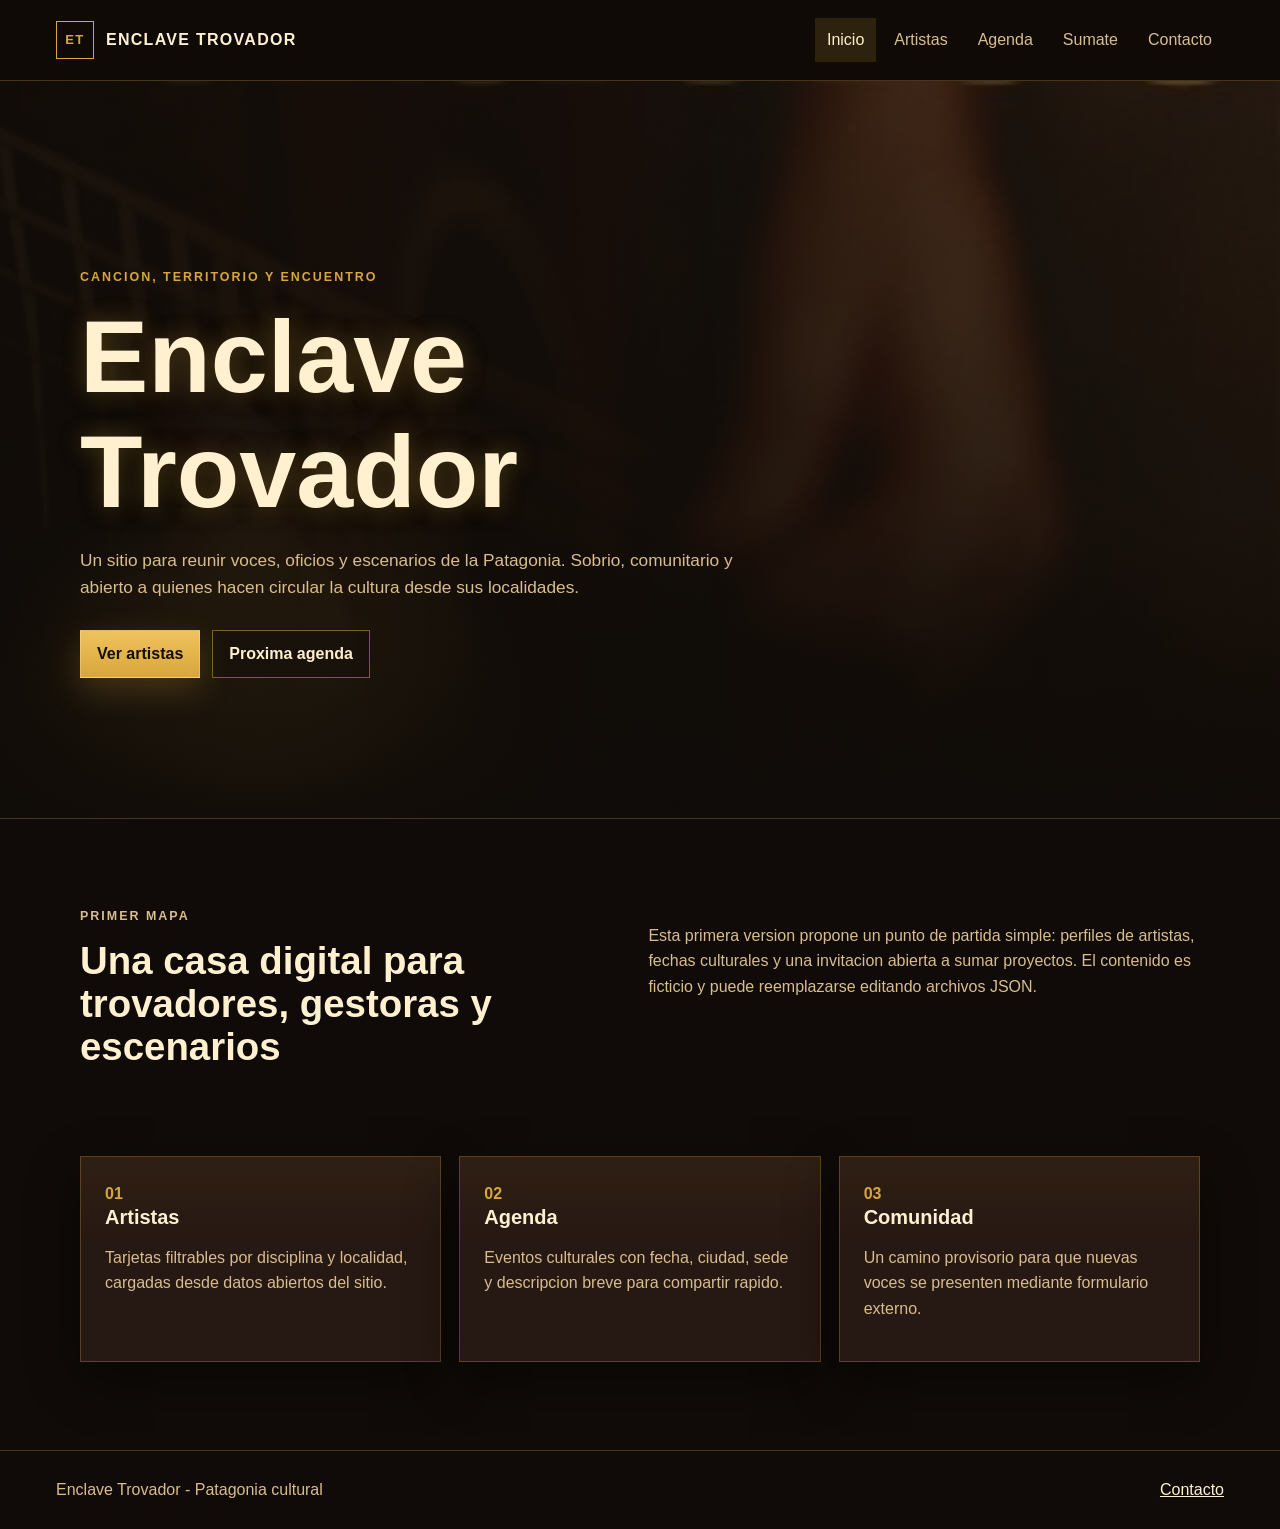
<file: index.html>
<!doctype html>
<html lang="es">
<head>
  <meta charset="utf-8">
  <meta name="viewport" content="width=device-width, initial-scale=1">
  <title>Enclave Trovador</title>
  <meta name="description" content="Red cultural patagonica de artistas, encuentros y canciones.">
  <link rel="stylesheet" href="css/estilos.css">
</head>
<body>
  <header class="sitio-header">
    <a class="marca" href="index.html" aria-label="Inicio Enclave Trovador">
      <span class="marca-simbolo">ET</span>
      <span>Enclave Trovador</span>
    </a>
    <button class="menu-toggle" type="button" aria-expanded="false" aria-controls="menu-principal">Menu</button>
    <nav id="menu-principal" class="menu" aria-label="Menu principal">
      <a href="index.html" aria-current="page">Inicio</a>
      <a href="artistas.html">Artistas</a>
      <a href="agenda.html">Agenda</a>
      <a href="sumate.html">Sumate</a>
      <a href="contacto.html">Contacto</a>
    </nav>
  </header>

  <main>
    <section class="hero">
      <div class="hero-contenido">
        <p class="volanta">Cancion, territorio y encuentro</p>
        <h1>Enclave Trovador</h1>
        <p>Un sitio para reunir voces, oficios y escenarios de la Patagonia. Sobrio, comunitario y abierto a quienes hacen circular la cultura desde sus localidades.</p>
        <div class="acciones">
          <a class="boton primario" href="artistas.html">Ver artistas</a>
          <a class="boton secundario" href="agenda.html">Proxima agenda</a>
        </div>
      </div>
    </section>

    <section class="bloque dos-columnas">
      <div>
        <p class="volanta">Primer mapa</p>
        <h2>Una casa digital para trovadores, gestoras y escenarios</h2>
      </div>
      <p>Esta primera version propone un punto de partida simple: perfiles de artistas, fechas culturales y una invitacion abierta a sumar proyectos. El contenido es ficticio y puede reemplazarse editando archivos JSON.</p>
    </section>

    <section class="bloque destacados">
      <article>
        <span>01</span>
        <h3>Artistas</h3>
        <p>Tarjetas filtrables por disciplina y localidad, cargadas desde datos abiertos del sitio.</p>
      </article>
      <article>
        <span>02</span>
        <h3>Agenda</h3>
        <p>Eventos culturales con fecha, ciudad, sede y descripcion breve para compartir rapido.</p>
      </article>
      <article>
        <span>03</span>
        <h3>Comunidad</h3>
        <p>Un camino provisorio para que nuevas voces se presenten mediante formulario externo.</p>
      </article>
    </section>
  </main>

  <footer class="sitio-footer">
    <p>Enclave Trovador - Patagonia cultural</p>
    <p><a href="contacto.html">Contacto</a></p>
  </footer>
  <script src="js/app.js"></script>
</body>
</html>
</file>
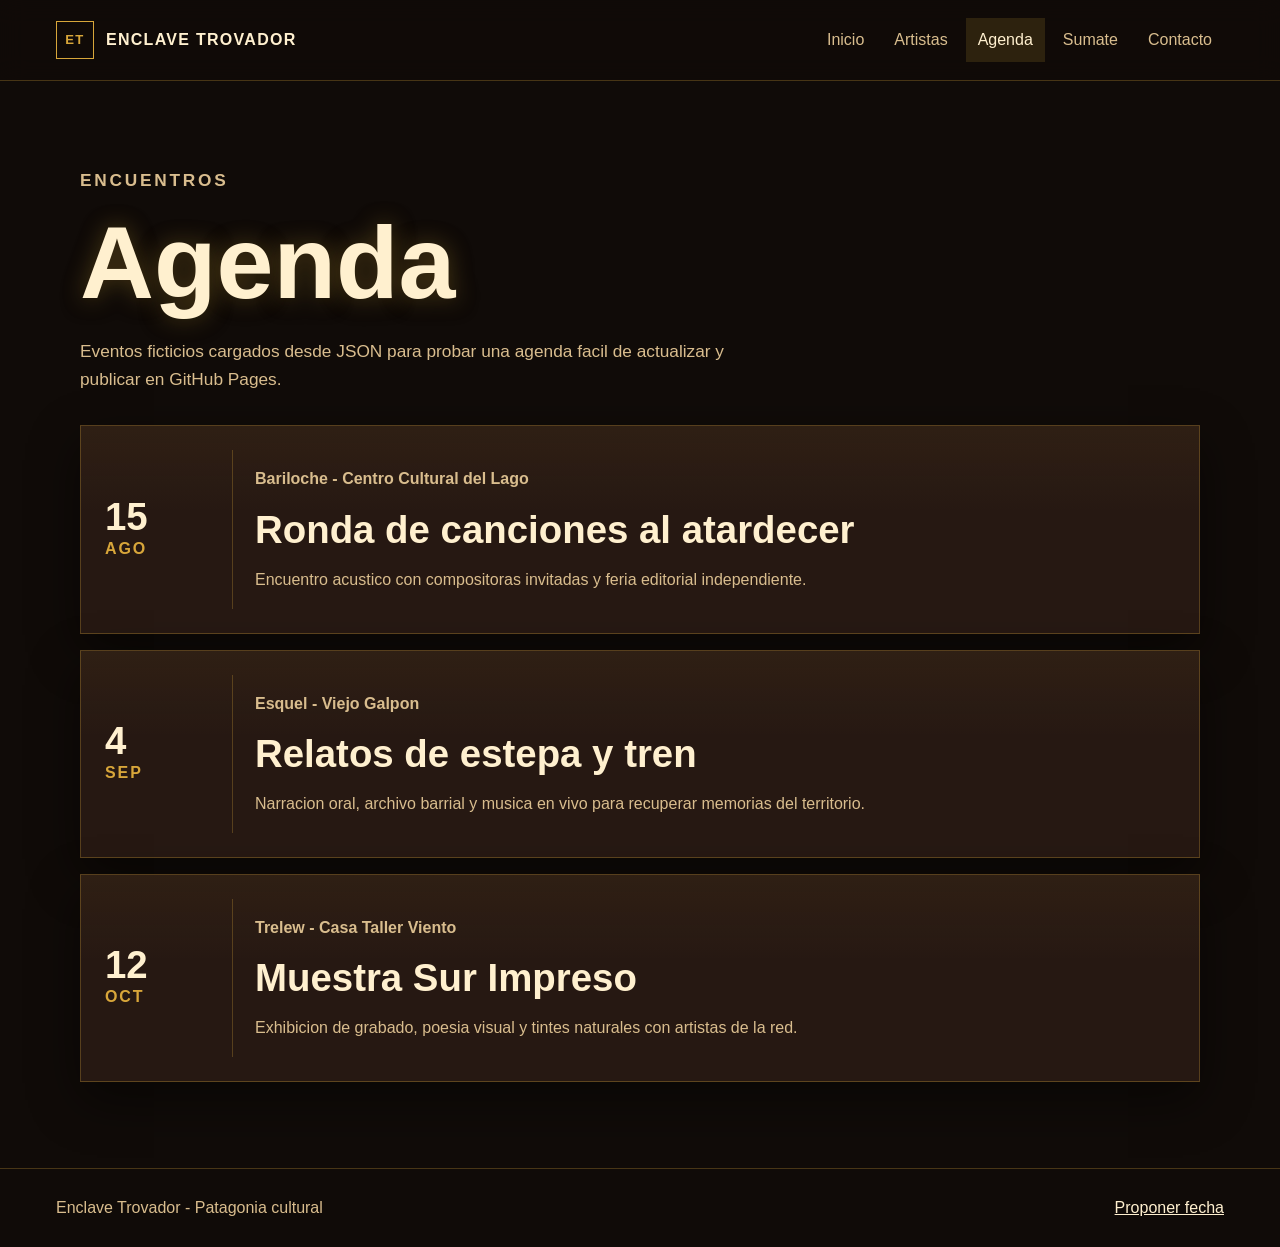
<file: agenda.html>
<!doctype html>
<html lang="es">
<head>
  <meta charset="utf-8">
  <meta name="viewport" content="width=device-width, initial-scale=1">
  <title>Agenda - Enclave Trovador</title>
  <meta name="description" content="Agenda cultural de Enclave Trovador.">
  <link rel="stylesheet" href="css/estilos.css">
</head>
<body>
  <header class="sitio-header">
    <a class="marca" href="index.html"><span class="marca-simbolo">ET</span><span>Enclave Trovador</span></a>
    <button class="menu-toggle" type="button" aria-expanded="false" aria-controls="menu-principal">Menu</button>
    <nav id="menu-principal" class="menu" aria-label="Menu principal">
      <a href="index.html">Inicio</a>
      <a href="artistas.html">Artistas</a>
      <a href="agenda.html" aria-current="page">Agenda</a>
      <a href="sumate.html">Sumate</a>
      <a href="contacto.html">Contacto</a>
    </nav>
  </header>

  <main class="pagina">
    <section class="encabezado-pagina">
      <p class="volanta">Encuentros</p>
      <h1>Agenda</h1>
      <p>Eventos ficticios cargados desde JSON para probar una agenda facil de actualizar y publicar en GitHub Pages.</p>
    </section>

    <section id="agenda-lista" class="lista-agenda" aria-live="polite"></section>
  </main>

  <footer class="sitio-footer">
    <p>Enclave Trovador - Patagonia cultural</p>
    <p><a href="contacto.html">Proponer fecha</a></p>
  </footer>
  <script src="js/app.js"></script>
</body>
</html>
</file>
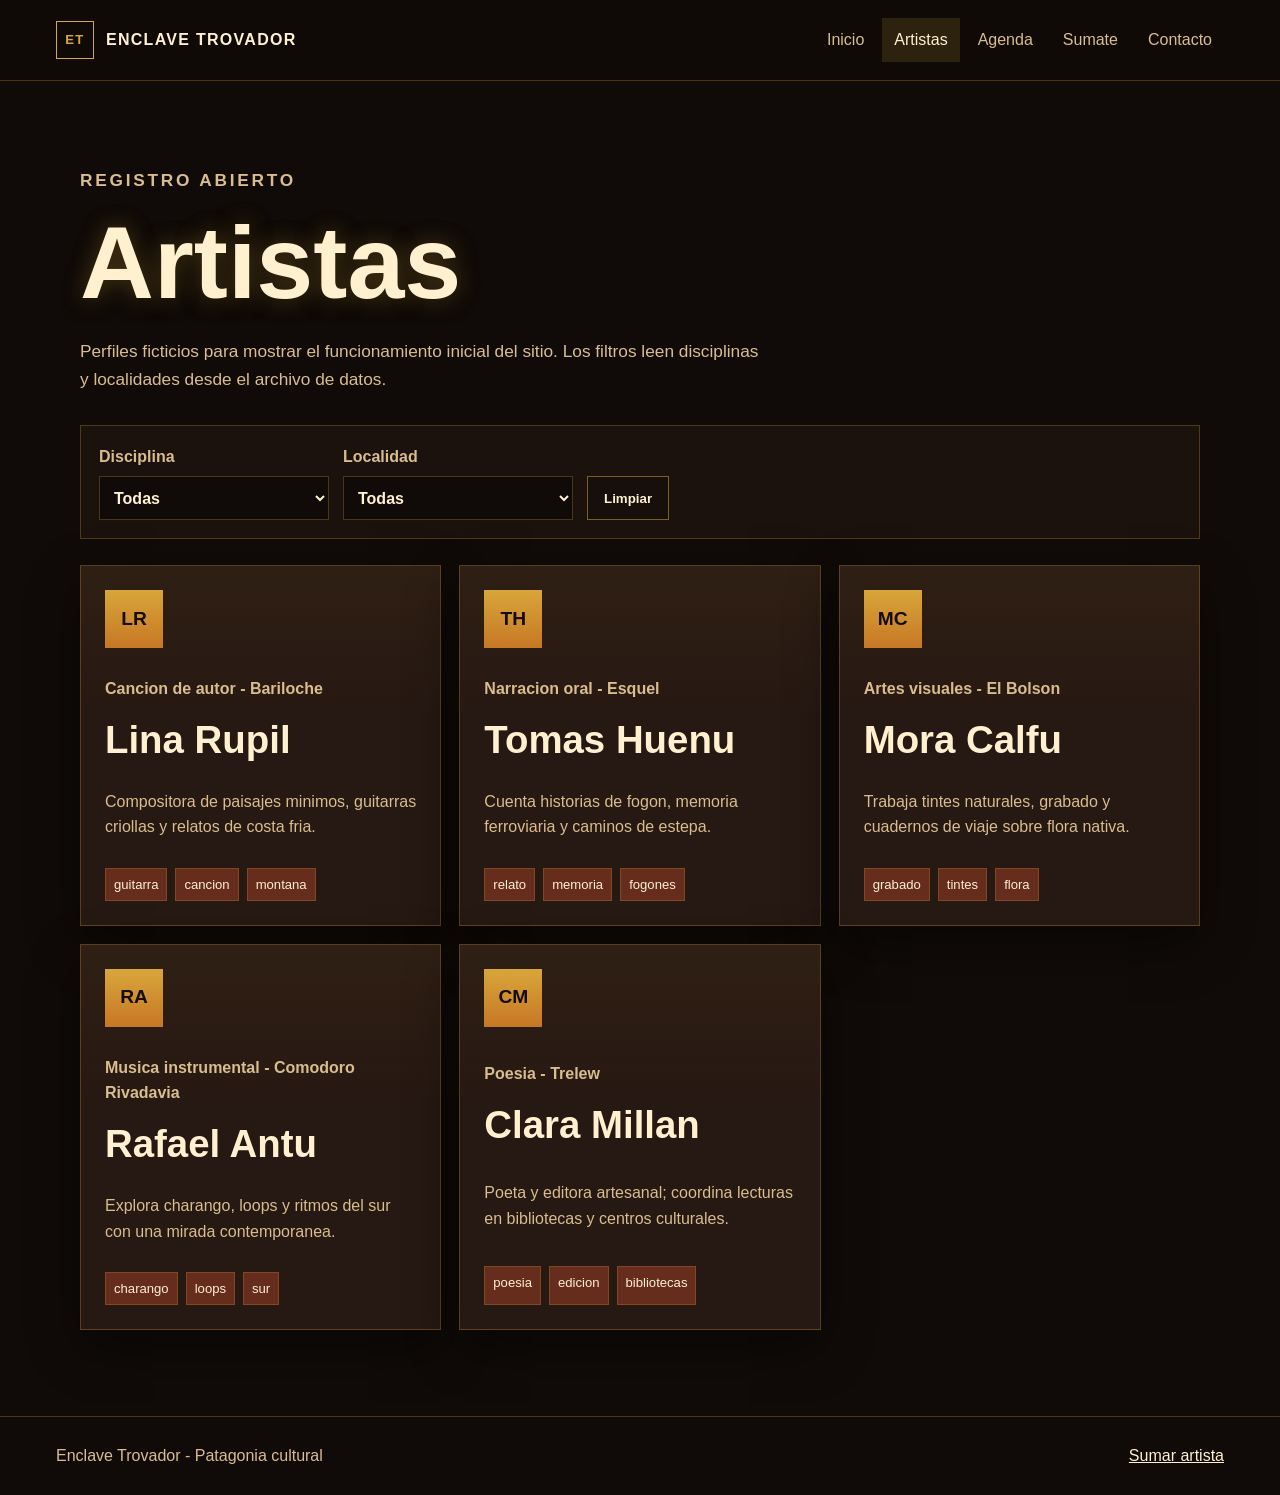
<file: artistas.html>
<!doctype html>
<html lang="es">
<head>
  <meta charset="utf-8">
  <meta name="viewport" content="width=device-width, initial-scale=1">
  <title>Artistas - Enclave Trovador</title>
  <meta name="description" content="Artistas de Enclave Trovador filtrados por disciplina y localidad.">
  <link rel="stylesheet" href="css/estilos.css">
</head>
<body>
  <header class="sitio-header">
    <a class="marca" href="index.html"><span class="marca-simbolo">ET</span><span>Enclave Trovador</span></a>
    <button class="menu-toggle" type="button" aria-expanded="false" aria-controls="menu-principal">Menu</button>
    <nav id="menu-principal" class="menu" aria-label="Menu principal">
      <a href="index.html">Inicio</a>
      <a href="artistas.html" aria-current="page">Artistas</a>
      <a href="agenda.html">Agenda</a>
      <a href="sumate.html">Sumate</a>
      <a href="contacto.html">Contacto</a>
    </nav>
  </header>

  <main class="pagina">
    <section class="encabezado-pagina">
      <p class="volanta">Registro abierto</p>
      <h1>Artistas</h1>
      <p>Perfiles ficticios para mostrar el funcionamiento inicial del sitio. Los filtros leen disciplinas y localidades desde el archivo de datos.</p>
    </section>

    <section class="panel-filtros" aria-label="Filtros de artistas">
      <label>
        Disciplina
        <select id="filtro-disciplina">
          <option value="">Todas</option>
        </select>
      </label>
      <label>
        Localidad
        <select id="filtro-localidad">
          <option value="">Todas</option>
        </select>
      </label>
      <button class="boton secundario" type="button" id="limpiar-filtros">Limpiar</button>
    </section>

    <section id="artistas-lista" class="grilla-tarjetas" aria-live="polite"></section>
  </main>

  <footer class="sitio-footer">
    <p>Enclave Trovador - Patagonia cultural</p>
    <p><a href="sumate.html">Sumar artista</a></p>
  </footer>
  <script src="js/app.js"></script>
</body>
</html>
</file>
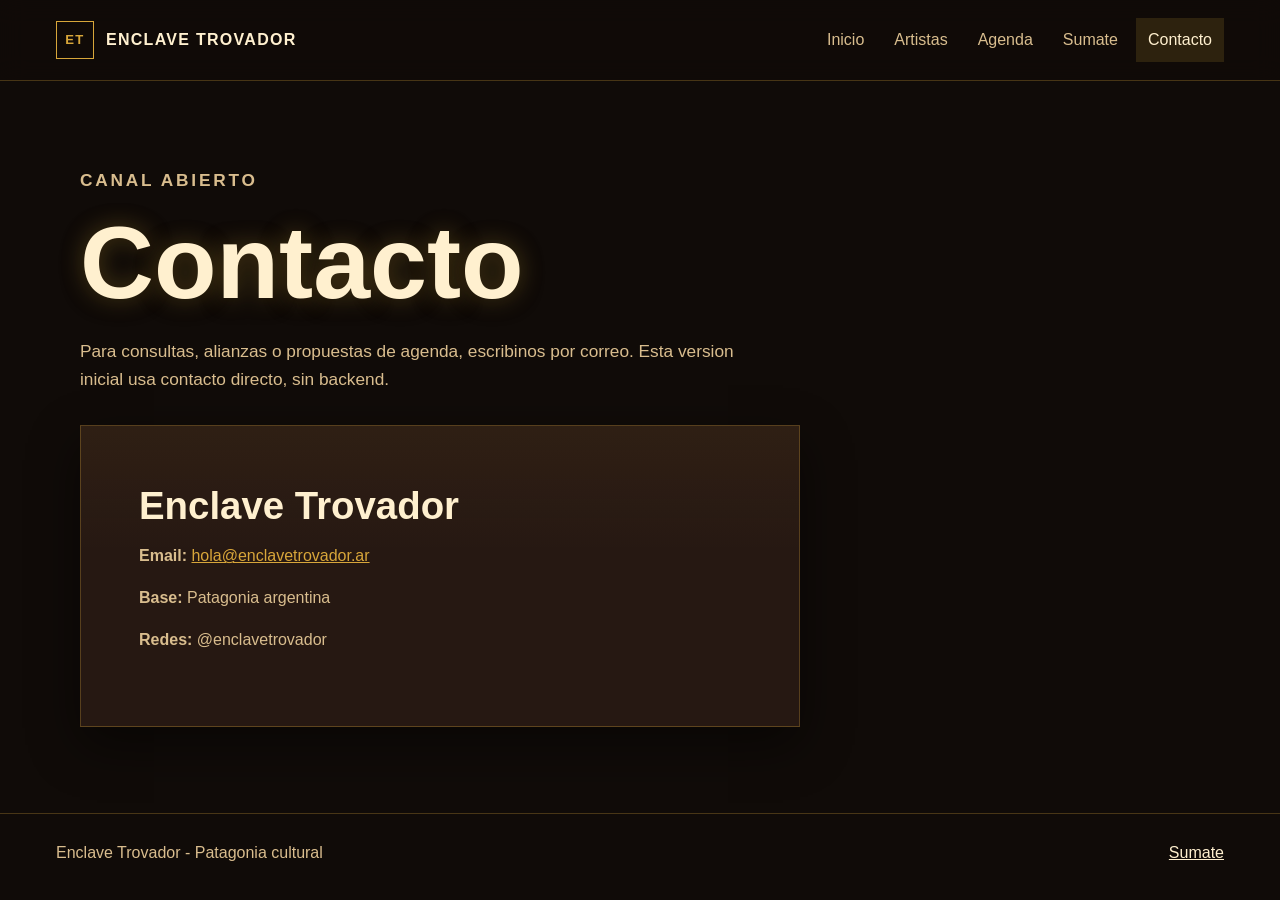
<file: contacto.html>
<!doctype html>
<html lang="es">
<head>
  <meta charset="utf-8">
  <meta name="viewport" content="width=device-width, initial-scale=1">
  <title>Contacto - Enclave Trovador</title>
  <meta name="description" content="Contacto de Enclave Trovador.">
  <link rel="stylesheet" href="css/estilos.css">
</head>
<body>
  <header class="sitio-header">
    <a class="marca" href="index.html"><span class="marca-simbolo">ET</span><span>Enclave Trovador</span></a>
    <button class="menu-toggle" type="button" aria-expanded="false" aria-controls="menu-principal">Menu</button>
    <nav id="menu-principal" class="menu" aria-label="Menu principal">
      <a href="index.html">Inicio</a>
      <a href="artistas.html">Artistas</a>
      <a href="agenda.html">Agenda</a>
      <a href="sumate.html">Sumate</a>
      <a href="contacto.html" aria-current="page">Contacto</a>
    </nav>
  </header>

  <main class="pagina">
    <section class="encabezado-pagina">
      <p class="volanta">Canal abierto</p>
      <h1>Contacto</h1>
      <p>Para consultas, alianzas o propuestas de agenda, escribinos por correo. Esta version inicial usa contacto directo, sin backend.</p>
    </section>

    <section class="contacto-caja">
      <h2>Enclave Trovador</h2>
      <p><strong>Email:</strong> <a href="mailto:hola@enclavetrovador.ar">hola@enclavetrovador.ar</a></p>
      <p><strong>Base:</strong> Patagonia argentina</p>
      <p><strong>Redes:</strong> @enclavetrovador</p>
    </section>
  </main>

  <footer class="sitio-footer">
    <p>Enclave Trovador - Patagonia cultural</p>
    <p><a href="sumate.html">Sumate</a></p>
  </footer>
  <script src="js/app.js"></script>
</body>
</html>
</file>
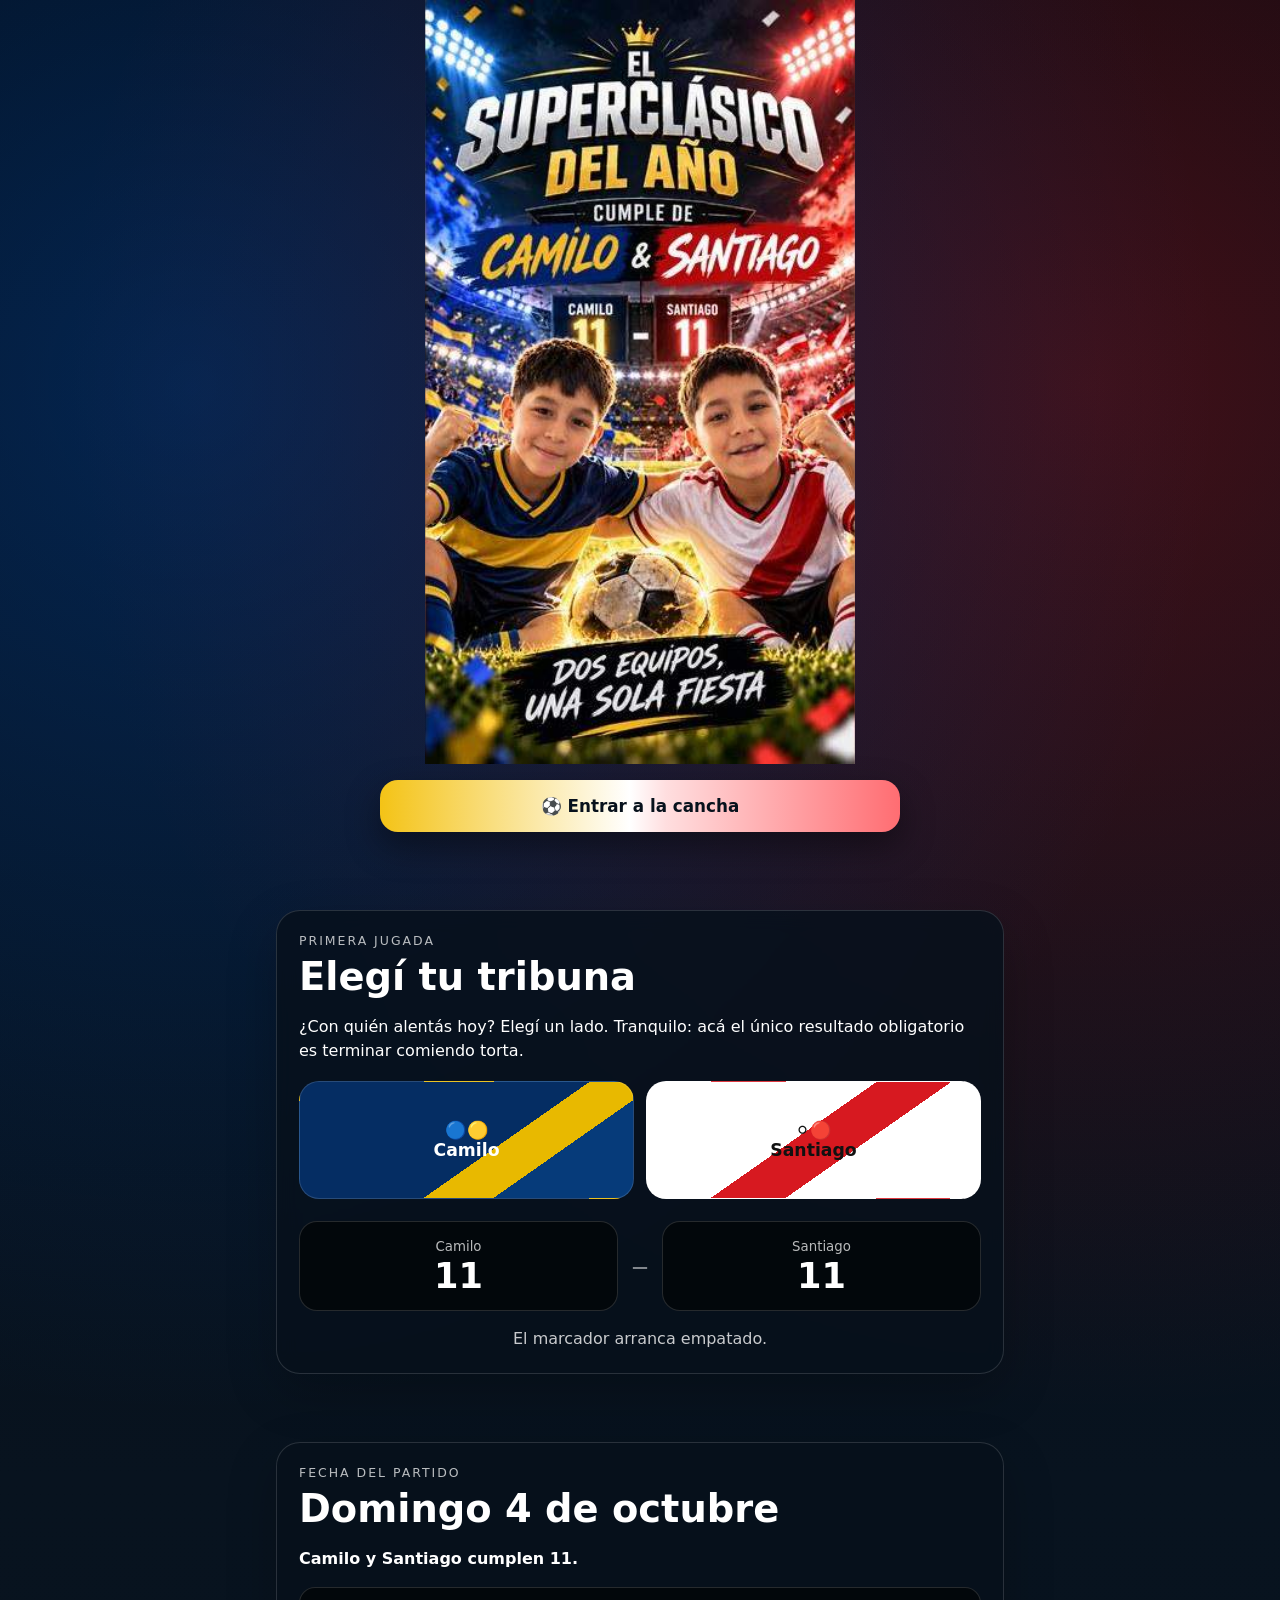
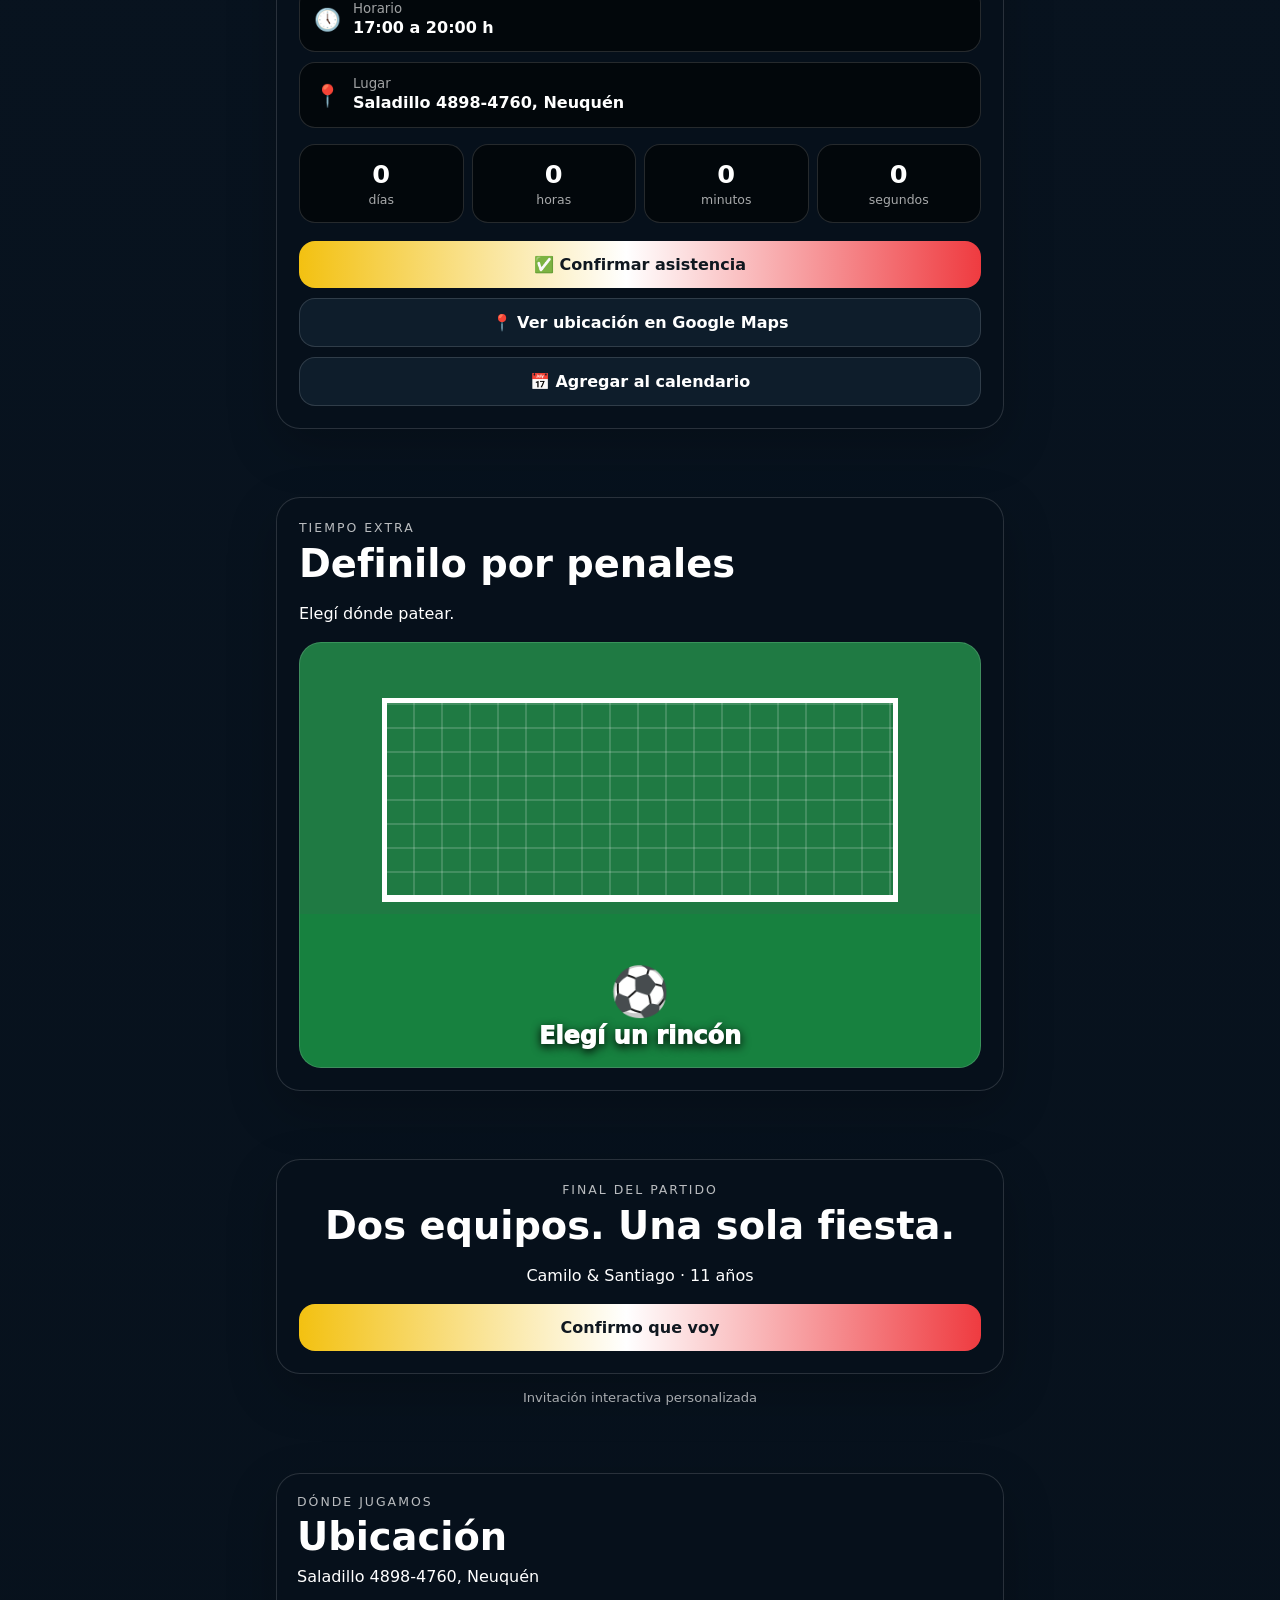
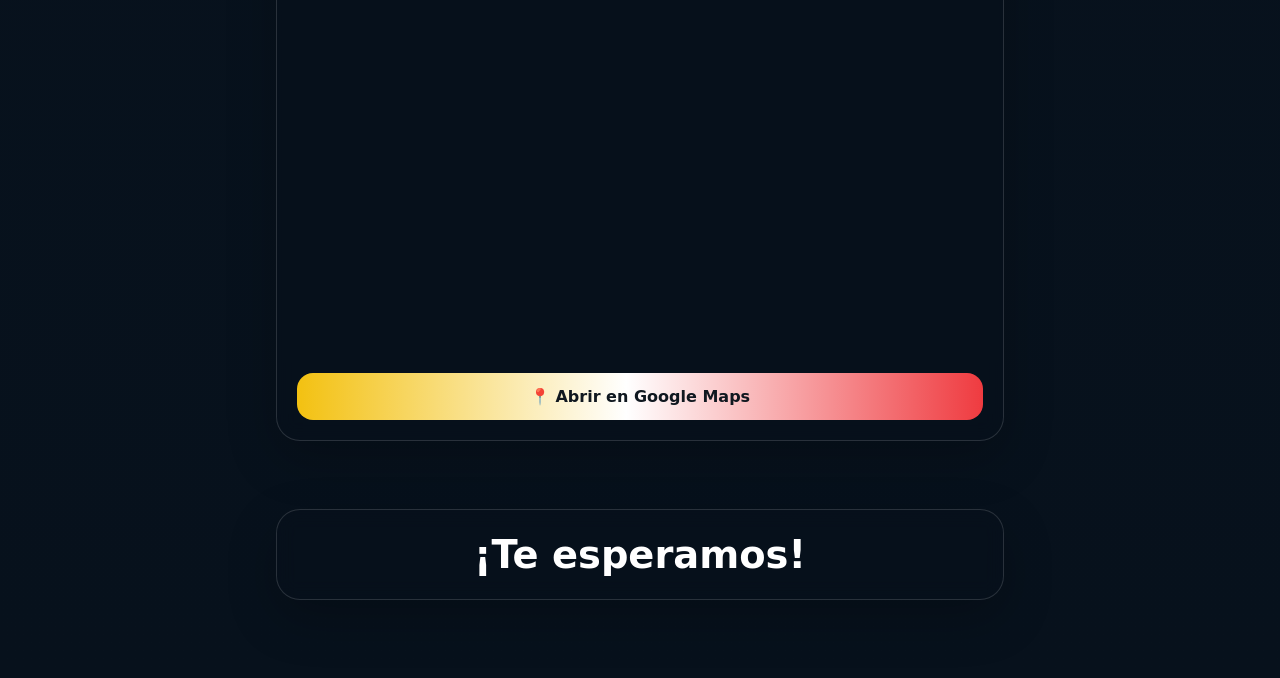
<file: cumple-cami-santi.html>
<!DOCTYPE html>
<html lang="es">
<head>
<meta charset="utf-8" />
<meta name="viewport" content="width=device-width,initial-scale=1,viewport-fit=cover" />
<meta name="theme-color" content="#08131f" />
<meta name="description" content="El Superclásico del Año: cumpleaños de Camilo y Santiago. Domingo 4 de octubre, de 17 a 20 h.">
<meta property="og:type" content="website">
<meta property="og:title" content="⚽ El Superclásico del Año — Camilo & Santiago">
<meta property="og:description" content="Domingo 4 de octubre · 17:00 a 20:00 h · ¡Te esperamos!">
<meta property="og:url" content="https://neubyte.github.io/enclave.trovador/cumple-cami-santi.html">
<meta property="og:image" content="https://neubyte.github.io/enclave.trovador/cumple-cami-santi-preview.jpg?v=2">
<meta property="og:image:secure_url" content="https://neubyte.github.io/enclave.trovador/cumple-cami-santi-preview.jpg?v=2">
<meta property="og:image:type" content="image/jpeg">
<meta property="og:image:width" content="1200">
<meta property="og:image:height" content="630">
<meta property="og:image:alt" content="Invitación al cumpleaños de Camilo y Santiago">
<meta name="twitter:card" content="summary_large_image">
<meta name="twitter:title" content="⚽ El Superclásico del Año — Camilo & Santiago">
<meta name="twitter:description" content="Domingo 4 de octubre · 17:00 a 20:00 h">
<meta name="twitter:image" content="https://neubyte.github.io/enclave.trovador/cumple-cami-santi-preview.jpg?v=2">

<title>El Superclásico del Año — Camilo & Santiago</title>
<link rel="canonical" href="https://neubyte.github.io/enclave.trovador/cumple-cami-santi.html">
<style>
:root {
  --azul:#063b7a;
  --amarillo:#f4c316;
  --rojo:#d71920;
  --blanco:#ffffff;
  --negro:#07111c;
  --card:rgba(7,17,28,.82);
  --line:rgba(255,255,255,.14);
}
*{box-sizing:border-box}
button,a{-webkit-tap-highlight-color:transparent}
html{scroll-behavior:smooth}
body{
  margin:0;
  font-family:Inter,system-ui,-apple-system,Segoe UI,Roboto,Arial,sans-serif;
  color:#fff;
  background:
    radial-gradient(circle at 15% 10%, rgba(0,82,190,.35), transparent 28%),
    radial-gradient(circle at 85% 10%, rgba(215,25,32,.28), transparent 28%),
    linear-gradient(180deg,#040a11,#08131f 38%,#07111c);
}
button,a{font:inherit}
.wrap{max-width:760px;margin:auto;padding:0 16px 44px}
.hero{
  width:min(100%,430px);
  aspect-ratio:9/16;
  margin:0 auto;
  padding:0;
  overflow:hidden;
  background:#050b12;
}
.hero-image{
  display:block;
  width:100%;
  height:100%;
  object-fit:cover;
  object-position:center center;
  border:0;
  border-radius:0;
}
.enter{
  position:relative;z-index:2;
  margin:0 16px calc(8px + env(safe-area-inset-bottom));
  width:min(92%,520px);
  border:0;border-radius:18px;
  padding:16px 20px;
  font-weight:900;font-size:1.05rem;
  color:#07111c;
  background:linear-gradient(90deg,var(--amarillo),#fff 48%,#ffdedf 55%,#ff6d72);
  box-shadow:0 14px 34px rgba(0,0,0,.42);
  cursor:pointer;
}
.section{padding:34px 0}
.card{
  background:var(--card);
  border:1px solid var(--line);
  border-radius:24px;
  padding:22px;
  backdrop-filter:blur(10px);
  box-shadow:0 18px 50px rgba(0,0,0,.22);
}
.kicker{font-size:.78rem;letter-spacing:.16em;text-transform:uppercase;opacity:.72}
h2{margin:.35rem 0 1rem;font-size:clamp(1.6rem,6vw,2.4rem)}
p{line-height:1.5}
.teams{display:grid;grid-template-columns:1fr 1fr;gap:12px;margin-top:18px}
.team{
  min-height:118px;border:1px solid var(--line);border-radius:20px;padding:18px;
  color:white;font-weight:900;font-size:1.08rem;cursor:pointer;position:relative;overflow:hidden;
  transition:.2s transform,.2s border-color,.2s box-shadow;
}
.team:hover,.team:focus{transform:translateY(-2px)}
.team.boca{background:linear-gradient(145deg,#052d63 0 58%,#e8b900 58% 72%,#063b7a 72%)}
.team.river{background:linear-gradient(145deg,#fff 0 46%,#d71920 46% 61%,#fff 61%);color:#111}
.team.selected{outline:3px solid #fff;box-shadow:0 0 0 5px rgba(255,255,255,.1),0 12px 30px rgba(0,0,0,.28)}
.score{display:grid;grid-template-columns:1fr auto 1fr;gap:14px;align-items:center;margin:22px 0 0}
.scorebox{
  text-align:center;border-radius:18px;padding:14px 10px;background:#02070b;border:1px solid var(--line)
}
.scorebox strong{display:block;font-size:2.2rem}
.scorebox small{opacity:.72}
.vs{font-weight:900;opacity:.5}
.event-info{display:grid;gap:10px;margin:16px 0}
.event-row{display:flex;align-items:center;gap:12px;padding:13px 14px;border-radius:16px;background:#02070b;border:1px solid var(--line)}
.event-icon{font-size:1.35rem;flex:0 0 auto}
.event-row small{display:block;opacity:.62;margin-bottom:2px}
.event-row strong{display:block;font-size:1rem;line-height:1.3}
.counter{display:grid;grid-template-columns:repeat(4,1fr);gap:8px;margin-top:14px}
.unit{text-align:center;background:#02070b;border:1px solid var(--line);border-radius:16px;padding:14px 8px}
.unit b{font-size:1.6rem;display:block}
.unit span{font-size:.78rem;opacity:.65}
.actions{display:grid;gap:10px;margin-top:18px}
.btn{
  display:block;width:100%;text-align:center;text-decoration:none;
  padding:14px 16px;border-radius:16px;border:1px solid var(--line);
  background:#0e1d2b;color:#fff;font-weight:800;cursor:pointer;
}
.btn.primary{background:linear-gradient(90deg,#f3c111,#fff 48%,#ef3b40);color:#101820;border:none}
.btn.disabled{opacity:.42;cursor:not-allowed}
.penal-wrap{position:relative;aspect-ratio:16/10;border-radius:22px;overflow:hidden;background:
  linear-gradient(#1f7a43 0 64%,#17813f 64%);
  border:1px solid var(--line);
}
.goal{
  position:absolute;left:12%;right:12%;top:13%;height:48%;
  border:5px solid #fff;border-bottom-width:7px;
  background:
   repeating-linear-gradient(90deg,transparent 0 26px,rgba(255,255,255,.16) 26px 28px),
   repeating-linear-gradient(0deg,transparent 0 22px,rgba(255,255,255,.16) 22px 24px);
}
.target{position:absolute;width:25%;height:48%;top:13%;border:0;background:transparent;cursor:pointer}
.target.left{left:12%} .target.center{left:37.5%} .target.right{right:12%}
.ball{
  position:absolute;
  left:50%;
  bottom:11%;
  transform:translateX(-50%);
  font-size:48px;
  transition:left .48s cubic-bezier(.2,.8,.2,1),
             bottom .48s cubic-bezier(.2,.8,.2,1),
             transform .48s cubic-bezier(.2,.8,.2,1);
  z-index:4;
}
.goalmsg{position:absolute;left:0;right:0;bottom:4%;text-align:center;font-size:1.5rem;font-weight:1000;text-shadow:0 3px 10px #000}
.map-card{overflow:hidden;padding:0}
.map-head{padding:20px 20px 14px}
.map-frame{width:100%;height:340px;border:0;display:block}
.map-actions{padding:14px 20px 20px}
.footer{text-align:center;opacity:.65;font-size:.82rem;padding-top:16px}
.confetti{position:fixed;inset:0;pointer-events:none;z-index:99;overflow:hidden}
.confetti i{position:absolute;top:-20px;width:10px;height:16px;animation:fall 1.8s linear forwards}
@keyframes fall{to{transform:translateY(110vh) rotate(720deg);opacity:.9}}
@media (max-width:440px){
  .wrap{padding-left:12px;padding-right:12px}
  .card{padding:18px}
  .unit{padding:12px 4px}
  .unit b{font-size:1.35rem}
  .unit span{font-size:.68rem}
}
</style>
</head>
<body>
<section class="hero" id="inicio"><img class="hero-image" src="cumple-cami-santi-preview.jpg" alt="El Superclásico del Año, cumple de Camilo y Santiago"></section>

<div class="wrap" style="padding-top:16px">
  <button class="enter" style="position:static;margin:0 auto;display:block"
    onclick="document.querySelector('#elegi').scrollIntoView({behavior:'smooth'})">
    ⚽ Entrar a la cancha
  </button>
</div>

<main class="wrap">
  <section class="section" id="elegi">
    <div class="card">
      <div class="kicker">Primera jugada</div>
      <h2>Elegí tu tribuna</h2>
      <p>¿Con quién alentás hoy? Elegí un lado. Tranquilo: acá el único resultado obligatorio es terminar comiendo torta.</p>
      <div class="teams">
        <button class="team boca" id="bocaBtn" onclick="chooseTeam('boca')">🔵🟡<br>Camilo</button>
        <button class="team river" id="riverBtn" onclick="chooseTeam('river')">⚪🔴<br>Santiago</button>
      </div>
      <div class="score">
        <div class="scorebox"><small>Camilo</small><strong id="bocaScore">11</strong></div>
        <div class="vs">—</div>
        <div class="scorebox"><small>Santiago</small><strong id="riverScore">11</strong></div>
      </div>
      <p id="teamMsg" style="text-align:center;margin-bottom:0;opacity:.78">El marcador arranca empatado.</p>
    </div>
  </section>

  <section class="section">
    <div class="card">
      <div class="kicker">Fecha del partido</div>
      <h2>Domingo 4 de octubre</h2>
      <p><strong>Camilo y Santiago cumplen 11.</strong></p>
      <div class="event-info">
        <div class="event-row">
          <span class="event-icon">🕔</span>
          <div><small>Horario</small><strong>17:00 a 20:00 h</strong></div>
        </div>
        <div class="event-row">
          <span class="event-icon">📍</span>
          <div><small>Lugar</small><strong>Saladillo 4898-4760, Neuquén</strong></div>
        </div>
      </div>
      <div class="counter">
        <div class="unit"><b id="days">--</b><span>días</span></div>
        <div class="unit"><b id="hours">--</b><span>horas</span></div>
        <div class="unit"><b id="mins">--</b><span>minutos</span></div>
        <div class="unit"><b id="secs">--</b><span>segundos</span></div>
      </div>
      <div class="actions">
        <button class="btn primary" onclick="shareWhatsApp()">✅ Confirmar asistencia</button>
        <a class="btn" href="https://maps.app.goo.gl/YKvJ166bS27GcrrD7" target="_blank" rel="noopener noreferrer">📍 Ver ubicación en Google Maps</a>
        <button class="btn" onclick="downloadICS()">📅 Agregar al calendario</button>
      </div>
    </div>
  </section>

  <section class="section">
    <div class="card">
      <div class="kicker">Tiempo extra</div>
      <h2>Definilo por penales</h2>
      <p>Elegí dónde patear.</p>
      <div class="penal-wrap" id="penal">
        <div class="goal"></div>
        <button aria-label="Patear a la izquierda" class="target left" onclick="shoot('left')"></button>
        <button aria-label="Patear al centro" class="target center" onclick="shoot('center')"></button>
        <button aria-label="Patear a la derecha" class="target right" onclick="shoot('right')"></button>
        <div class="ball" id="ball">⚽</div>
        <div class="goalmsg" id="goalmsg">Elegí un rincón</div>
      </div>
    </div>
  </section>

  <section class="section">
    <div class="card" style="text-align:center">
      <div class="kicker">Final del partido</div>
      <h2>Dos equipos. Una sola fiesta.</h2>
      <p>Camilo & Santiago · 11 años</p>
      <button class="btn primary" onclick="shareWhatsApp()">Confirmo que voy</button>
    </div>
    <div class="footer">Invitación interactiva personalizada</div>
  </section>

  <section class="section" id="mapa">
    <div class="card map-card">
      <div class="map-head">
        <div class="kicker">Dónde jugamos</div>
        <h2 style="margin-bottom:.35rem">Ubicación</h2>
        <p style="margin-top:0">Saladillo 4898-4760, Neuquén</p>
      </div>
      <iframe
        class="map-frame"
        title="Mapa del lugar del cumpleaños"
        loading="lazy"
        referrerpolicy="no-referrer-when-downgrade"
        src="https://www.google.com/maps?q=Saladillo%204898-4760%2C%20Neuqu%C3%A9n&output=embed">
      </iframe>
      <div class="map-actions">
        <a class="btn primary"
           href="https://maps.app.goo.gl/YKvJ166bS27GcrrD7"
           target="_blank"
           rel="noopener noreferrer">📍 Abrir en Google Maps</a>
      </div>
    </div>
  </section>

  <section class="section">
    <div class="card" style="text-align:center">
      <h2 style="margin:0">¡Te esperamos!</h2>
    </div>
  </section>

</main>

<div class="confetti" id="confetti"></div>

<script>
const EVENT_DATE = new Date('2026-10-04T17:00:00-03:00');
let choice = localStorage.getItem('equipoCumple') || null;

function chooseTeam(team){
  choice = team;
  localStorage.setItem('equipoCumple', team);
  document.getElementById('bocaBtn').classList.toggle('selected', team==='boca');
  document.getElementById('riverBtn').classList.toggle('selected', team==='river');
  document.getElementById('bocaScore').textContent = team==='boca' ? '12' : '11';
  document.getElementById('riverScore').textContent = team==='river' ? '12' : '11';
  document.getElementById('teamMsg').textContent = team==='boca'
    ? 'Elegiste la tribuna de Camilo 🔵🟡'
    : 'Elegiste la tribuna de Santiago ⚪🔴';
  burst();
}
if(choice) chooseTeam(choice);

function tick(){
  const diff = EVENT_DATE - new Date();
  if(diff <= 0){
    days.textContent = hours.textContent = mins.textContent = secs.textContent = '0';
    return;
  }
  days.textContent = Math.floor(diff/86400000);
  hours.textContent = Math.floor((diff%86400000)/3600000);
  mins.textContent = Math.floor((diff%3600000)/60000);
  secs.textContent = Math.floor((diff%60000)/1000).toString().padStart(2,'0');
}
tick(); setInterval(tick, 1000);

function shareWhatsApp(){
  const team = choice === 'boca' ? 'Camilo/Boca' : choice === 'river' ? 'Santiago/River' : 'todavía no elegí tribuna';
  const msg = `¡Hola! Confirmo asistencia al cumple de Camilo y Santiago ⚽🎉\nMi tribuna: ${team}`;
  window.open('https://wa.me/5492996238668?text=' + encodeURIComponent(msg), '_blank');
}

function downloadICS(){
  const text = [
    'BEGIN:VCALENDAR',
    'VERSION:2.0',
    'PRODID:-//Cumple Camilo y Santiago//ES',
    'BEGIN:VEVENT',
    'UID:camilo-santiago-20261004@cumple',
    'DTSTAMP:20260924T203000Z',
    'DTSTART:20261004T200000Z',
    'DTEND:20261004T230000Z',
    'SUMMARY:Cumple de Camilo y Santiago',
    'DESCRIPTION:El Superclásico del Año. Dos equipos, una sola fiesta.',
    'END:VEVENT',
    'END:VCALENDAR'
  ].join('\r\n');
  const blob = new Blob([text], {type:'text/calendar'});
  const url = URL.createObjectURL(blob);
  const a = document.createElement('a');
  a.href = url; a.download = 'Cumple_Camilo_Santiago.ics';
  a.click(); URL.revokeObjectURL(url);
}

let shotInProgress = false;

function shoot(side){
  if(shotInProgress) return;
  shotInProgress = true;

  const ball = document.getElementById('ball');
  const msg = document.getElementById('goalmsg');

  ball.style.transition = 'none';
  ball.style.left = '50%';
  ball.style.bottom = '11%';
  ball.style.transform = 'translateX(-50%) scale(1)';
  msg.textContent = '¡Va el remate!';

  requestAnimationFrame(() => {
    requestAnimationFrame(() => {
      ball.style.transition =
        'left .48s cubic-bezier(.2,.8,.2,1), bottom .48s cubic-bezier(.2,.8,.2,1), transform .48s cubic-bezier(.2,.8,.2,1)';

      const positions = {
        left:   { left:'27%', bottom:'54%' },
        center: { left:'50%', bottom:'50%' },
        right:  { left:'73%', bottom:'54%' }
      };
      const p = positions[side] || positions.center;

      ball.style.left = p.left;
      ball.style.bottom = p.bottom;
      ball.style.transform = 'translateX(-50%) scale(.58)';
    });
  });

  setTimeout(() => {
    msg.textContent = '¡GOOOOL! ⚽🎉 Tocá otro rincón para patear de nuevo';
    burst();
    shotInProgress = false;
  }, 520);
}

function burst(){
  const box = document.getElementById('confetti');
  const colors = ['#f4c316','#063b7a','#ffffff','#d71920'];
  for(let i=0;i<36;i++){
    const el=document.createElement('i');
    el.style.left=Math.random()*100+'vw';
    el.style.background=colors[Math.floor(Math.random()*colors.length)];
    el.style.animationDelay=(Math.random()*.4)+'s';
    el.style.transform=`rotate(${Math.random()*360}deg)`;
    box.appendChild(el);
    setTimeout(()=>el.remove(),2300);
  }
}
</script>
</body>
</html>
</file>
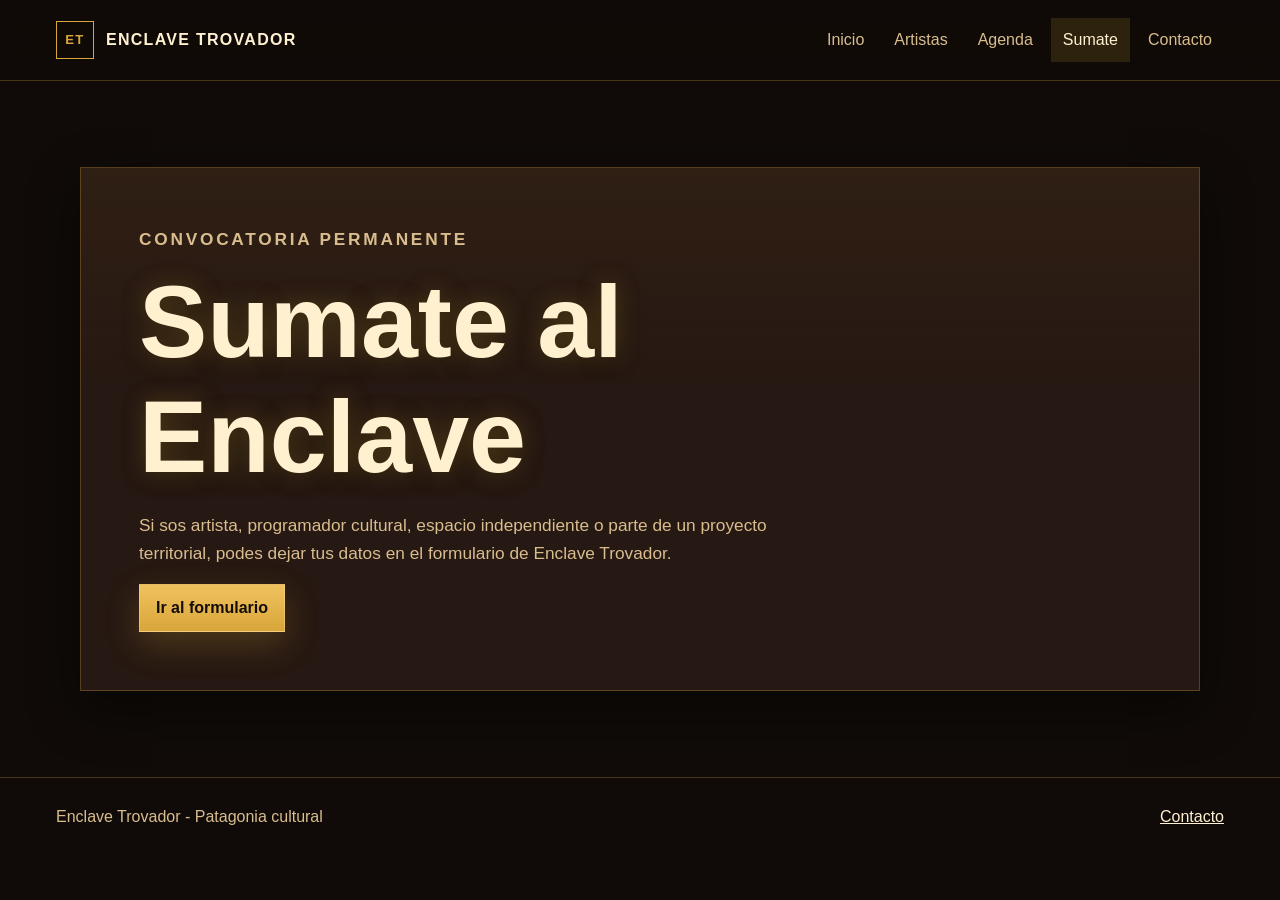
<file: sumate.html>
<!doctype html>
<html lang="es">
<head>
  <meta charset="utf-8">
  <meta name="viewport" content="width=device-width, initial-scale=1">
  <title>Sumate - Enclave Trovador</title>
  <meta name="description" content="Sumate a Enclave Trovador.">
  <link rel="stylesheet" href="css/estilos.css">
</head>
<body>
  <header class="sitio-header">
    <a class="marca" href="index.html"><span class="marca-simbolo">ET</span><span>Enclave Trovador</span></a>
    <button class="menu-toggle" type="button" aria-expanded="false" aria-controls="menu-principal">Menu</button>
    <nav id="menu-principal" class="menu" aria-label="Menu principal">
      <a href="index.html">Inicio</a>
      <a href="artistas.html">Artistas</a>
      <a href="agenda.html">Agenda</a>
      <a href="sumate.html" aria-current="page">Sumate</a>
      <a href="contacto.html">Contacto</a>
    </nav>
  </header>

  <main class="pagina">
    <section class="llamado">
      <p class="volanta">Convocatoria permanente</p>
      <h1>Sumate al Enclave</h1>
      <p>Si sos artista, programador cultural, espacio independiente o parte de un proyecto territorial, podes dejar tus datos en el formulario de Enclave Trovador.</p>
      <a class="boton primario" href="https://forms.gle/MCX5TgKJPQJx84K99" target="_blank" rel="noopener">Ir al formulario</a>
    </section>
  </main>

  <footer class="sitio-footer">
    <p>Enclave Trovador - Patagonia cultural</p>
    <p><a href="contacto.html">Contacto</a></p>
  </footer>
  <script src="js/app.js"></script>
</body>
</html>
</file>
<file: css/estilos.css>
:root {
  --fondo: #100b08;
  --fondo-suave: #1d130f;
  --fondo-card: #261812;
  --crema: #fff0cf;
  --crema-apagado: #d9bd8e;
  --dorado: #d8a63a;
  --ambar: #c77724;
  --terracota: #a84f31;
  --terracota-oscuro: #74321f;
  --linea: rgba(216, 166, 58, 0.28);
  --linea-fuerte: rgba(216, 166, 58, 0.52);
  --sombra: rgba(0, 0, 0, 0.48);
  --brillo: rgba(216, 166, 58, 0.28);
}

* {
  box-sizing: border-box;
}

html {
  scroll-behavior: smooth;
}

body {
  margin: 0;
  color: var(--crema);
  background: var(--fondo);
  font-family: Arial, Helvetica, sans-serif;
  line-height: 1.6;
}

a {
  color: inherit;
}

.sitio-header {
  position: sticky;
  top: 0;
  z-index: 10;
  display: flex;
  align-items: center;
  justify-content: space-between;
  gap: 24px;
  padding: 18px clamp(18px, 5vw, 56px);
  background: rgba(16, 11, 8, 0.94);
  border-bottom: 1px solid var(--linea);
  backdrop-filter: blur(12px);
}

.marca {
  display: inline-flex;
  align-items: center;
  gap: 12px;
  min-width: 0;
  color: var(--crema);
  font-weight: 700;
  text-decoration: none;
  text-transform: uppercase;
  letter-spacing: 0.08em;
}

.marca-simbolo {
  display: grid;
  width: 38px;
  height: 38px;
  place-items: center;
  flex: 0 0 auto;
  border: 1px solid var(--dorado);
  color: var(--dorado);
  font-size: 0.82rem;
}

.menu {
  display: flex;
  align-items: center;
  gap: 6px;
}

.menu a {
  padding: 9px 12px;
  color: var(--crema-apagado);
  text-decoration: none;
}

.menu a:hover,
.menu a[aria-current="page"] {
  color: var(--crema);
  background: rgba(216, 166, 58, 0.15);
}

.menu-toggle {
  display: none;
  padding: 9px 12px;
  color: var(--crema);
  background: transparent;
  border: 1px solid var(--linea);
  font: inherit;
}

.hero {
  position: relative;
  min-height: 82vh;
  display: grid;
  align-items: end;
  padding: clamp(64px, 12vw, 140px) clamp(18px, 7vw, 80px);
  background:
    linear-gradient(90deg, rgba(16, 11, 8, 0.92) 0%, rgba(16, 11, 8, 0.76) 42%, rgba(16, 11, 8, 0.34) 100%),
    linear-gradient(180deg, rgba(16, 11, 8, 0.16), rgba(16, 11, 8, 0.88)),
    url("../img/guitar_hero.jpg") center right / cover no-repeat,
    #100b08;
  border-bottom: 1px solid var(--linea);
  overflow: hidden;
}

.hero::before {
  content: "";
  position: absolute;
  inset: auto 0 0;
  height: 42%;
  pointer-events: none;
  background:
    linear-gradient(180deg, transparent, rgba(16, 11, 8, 0.9)),
    radial-gradient(circle at 20% 82%, rgba(216, 166, 58, 0.22), transparent 28%);
  opacity: 1;
}

.hero::after {
  content: "";
  position: absolute;
  inset: 0;
  pointer-events: none;
  background: rgba(16, 11, 8, 0.18);
}

.hero-contenido {
  position: relative;
  z-index: 1;
  max-width: 780px;
}

.volanta {
  margin: 0 0 12px;
  color: var(--dorado);
  font-size: 0.78rem;
  font-weight: 700;
  letter-spacing: 0.16em;
  text-transform: uppercase;
}

h1,
h2,
h3,
p {
  overflow-wrap: anywhere;
}

h1,
h2,
h3 {
  margin: 0;
  line-height: 1.12;
}

h1 {
  font-size: clamp(2.6rem, 8vw, 6.8rem);
  max-width: 10ch;
  color: var(--crema);
  text-shadow:
    0 0 22px rgba(216, 166, 58, 0.34),
    0 2px 22px rgba(0, 0, 0, 0.72);
}

h2 {
  font-size: clamp(1.6rem, 3vw, 3rem);
}

h3 {
  font-size: 1.25rem;
}

.hero p:not(.volanta),
.encabezado-pagina p,
.llamado p {
  max-width: 680px;
  color: var(--crema-apagado);
  font-size: 1.08rem;
}

.acciones {
  display: flex;
  flex-wrap: wrap;
  gap: 12px;
  margin-top: 28px;
}

.boton {
  display: inline-flex;
  align-items: center;
  justify-content: center;
  min-height: 44px;
  padding: 10px 16px;
  border: 1px solid transparent;
  text-decoration: none;
  font-weight: 700;
  cursor: pointer;
}

.boton.primario {
  color: #140c07;
  background: linear-gradient(180deg, #f0c25e, var(--dorado));
  border-color: rgba(255, 240, 207, 0.28);
  box-shadow: 0 12px 34px rgba(216, 166, 58, 0.24);
}

.boton.secundario {
  color: var(--crema);
  background: rgba(16, 11, 8, 0.38);
  border-color: var(--linea-fuerte);
}

.boton:hover {
  transform: translateY(-1px);
}

.bloque,
.pagina {
  width: min(1120px, calc(100% - 36px));
  margin: 0 auto;
}

.bloque {
  padding: clamp(48px, 8vw, 88px) 0;
}

.dos-columnas {
  display: grid;
  grid-template-columns: minmax(0, 0.9fr) minmax(0, 1fr);
  gap: clamp(28px, 6vw, 72px);
  align-items: start;
}

.dos-columnas p {
  color: var(--crema-apagado);
}

.destacados {
  display: grid;
  grid-template-columns: repeat(3, minmax(0, 1fr));
  gap: 18px;
  padding-top: 0;
}

.destacados article,
.tarjeta-artista,
.evento,
.contacto-caja,
.llamado {
  background:
    linear-gradient(180deg, rgba(216, 166, 58, 0.05), transparent 42%),
    var(--fondo-card);
  border: 1px solid var(--linea);
  box-shadow: 0 18px 48px var(--sombra);
}

.destacados article,
.tarjeta-artista,
.evento {
  padding: 24px;
}

.destacados span,
.tarjeta-meta,
.evento-fecha {
  color: var(--dorado);
  font-weight: 700;
}

.destacados p,
.tarjeta-artista p,
.evento p,
.contacto-caja p {
  color: var(--crema-apagado);
}

.pagina {
  padding: clamp(42px, 7vw, 86px) 0;
}

.encabezado-pagina {
  margin-bottom: 32px;
}

.encabezado-pagina h1,
.llamado h1 {
  max-width: 12ch;
}

.panel-filtros {
  display: flex;
  flex-wrap: wrap;
  gap: 14px;
  align-items: end;
  margin-bottom: 26px;
  padding: 18px;
  border: 1px solid var(--linea);
  background: rgba(29, 19, 15, 0.84);
}

.panel-filtros label {
  display: grid;
  gap: 6px;
  min-width: min(230px, 100%);
  color: var(--crema-apagado);
  font-weight: 700;
}

select {
  min-height: 44px;
  color: var(--crema);
  background: var(--fondo);
  border: 1px solid var(--linea);
  padding: 8px 10px;
  font: inherit;
}

.grilla-tarjetas {
  display: grid;
  grid-template-columns: repeat(3, minmax(0, 1fr));
  gap: 18px;
}

.tarjeta-artista {
  display: grid;
  gap: 12px;
  min-height: 260px;
}

.tarjeta-inicial {
  display: grid;
  width: 58px;
  height: 58px;
  place-items: center;
  color: #140c07;
  background: linear-gradient(180deg, var(--dorado), var(--ambar));
  font-weight: 700;
  font-size: 1.2rem;
}

.tarjeta-tags {
  display: flex;
  flex-wrap: wrap;
  gap: 8px;
}

.tag {
  padding: 5px 8px;
  color: var(--crema);
  background: rgba(116, 50, 31, 0.82);
  border: 1px solid rgba(216, 166, 58, 0.22);
  font-size: 0.82rem;
}

.lista-agenda {
  display: grid;
  gap: 16px;
}

.evento {
  display: grid;
  grid-template-columns: 128px minmax(0, 1fr);
  gap: 22px;
}

.evento-fecha {
  display: grid;
  align-content: center;
  justify-items: start;
  border-right: 1px solid var(--linea);
}

.evento-dia {
  color: var(--crema);
  font-size: 2.4rem;
  line-height: 1;
}

.evento-mes {
  text-transform: uppercase;
  letter-spacing: 0.12em;
}

.llamado,
.contacto-caja {
  padding: clamp(28px, 6vw, 58px);
}

.contacto-caja {
  max-width: 720px;
}

.contacto-caja a {
  color: var(--dorado);
}

.sitio-footer {
  display: flex;
  justify-content: space-between;
  gap: 18px;
  padding: 26px clamp(18px, 5vw, 56px);
  color: var(--crema-apagado);
  border-top: 1px solid var(--linea);
}

.sitio-footer p {
  margin: 0;
}

.sitio-footer a {
  color: var(--crema);
}

.estado-vacio {
  padding: 24px;
  color: var(--crema-apagado);
  border: 1px solid var(--linea);
}

@media (max-width: 820px) {
  .sitio-header {
    align-items: flex-start;
    flex-wrap: wrap;
  }

  .menu-toggle {
    display: inline-flex;
  }

  .menu {
    display: none;
    width: 100%;
    flex-direction: column;
    align-items: stretch;
  }

  .menu.abierto {
    display: flex;
  }

  .menu a {
    padding: 12px 0;
    border-top: 1px solid var(--linea);
  }

  .hero {
    min-height: 72vh;
    background:
      linear-gradient(180deg, rgba(16, 11, 8, 0.72), rgba(16, 11, 8, 0.96)),
      url("../img/guitar_hero.jpg") 62% center / cover no-repeat,
      #100b08;
  }

  .dos-columnas,
  .destacados,
  .grilla-tarjetas {
    grid-template-columns: 1fr;
  }

  .evento {
    grid-template-columns: 1fr;
  }

  .evento-fecha {
    border-right: 0;
    border-bottom: 1px solid var(--linea);
    padding-bottom: 14px;
  }

  .sitio-footer {
    flex-direction: column;
  }
}

@media (max-width: 480px) {
  .marca {
    max-width: calc(100% - 88px);
    font-size: 0.82rem;
  }

  .acciones,
  .panel-filtros {
    align-items: stretch;
    flex-direction: column;
  }

  .boton,
  .panel-filtros button {
    width: 100%;
  }
}
</file>
